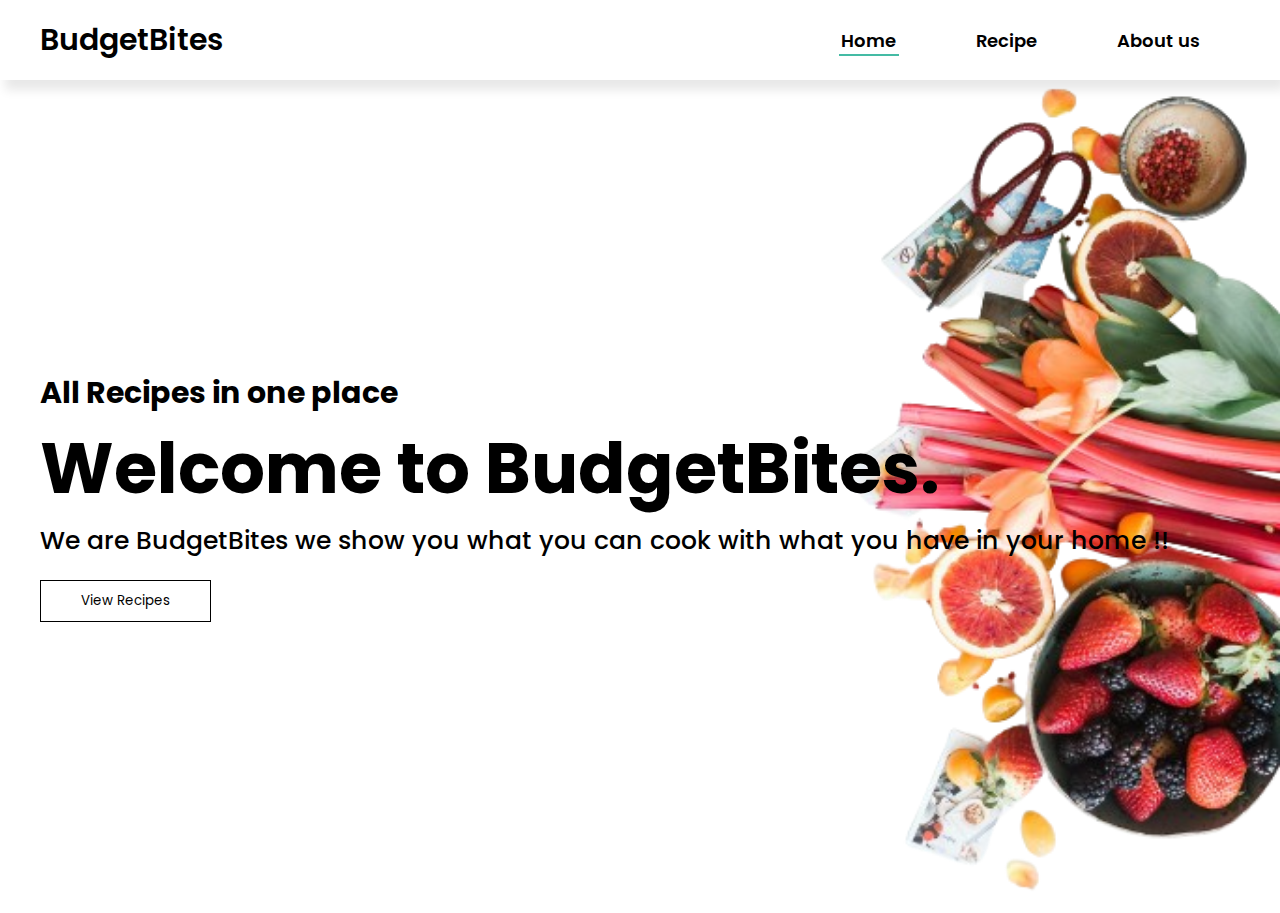
<file: index.html>
<!DOCTYPE html>
<html lang="en">
<head>
    <meta charset="UTF-8">
    <meta name="viewport" content="width=device-width, initial-scale=1.0">
    <title>Budget Bites</title>
    <link rel="stylesheet" href="styles.css">
    <link href='https://unpkg.com/boxicons@2.1.4/css/boxicons.min.css' rel='stylesheet'>

</head>
<body>
    <header id="header">
        <a href="index.html" class="logo">BudgetBites</a>
        <nav class="nav">
            <ul class="navmenu">
                <li><a href="#" class="active">Home</a></li>
                <li><a href="reciepe.html">Recipe </a></li>
                <li><a href="aboutus.html" >About us</a></li>
            </ul>
        </nav>
        <div class="mobile-view">
            <i class='bx bx-menu menu' id="menu"></i>
           
        </div>
    </header>
    <section id="hero">
        <div class="hero-text">
        <h5>All Recipes in one place</h5>
        <h2>Welcome to BudgetBites.</h2>

        <p>We are BudgetBites we show you what you can cook with what you have in your home !!
        </p>
        <button>View Recipes</button>
        
    </div>
    
    
    </section>


</body>
<script src="script.js"></script>
</html>
</file>
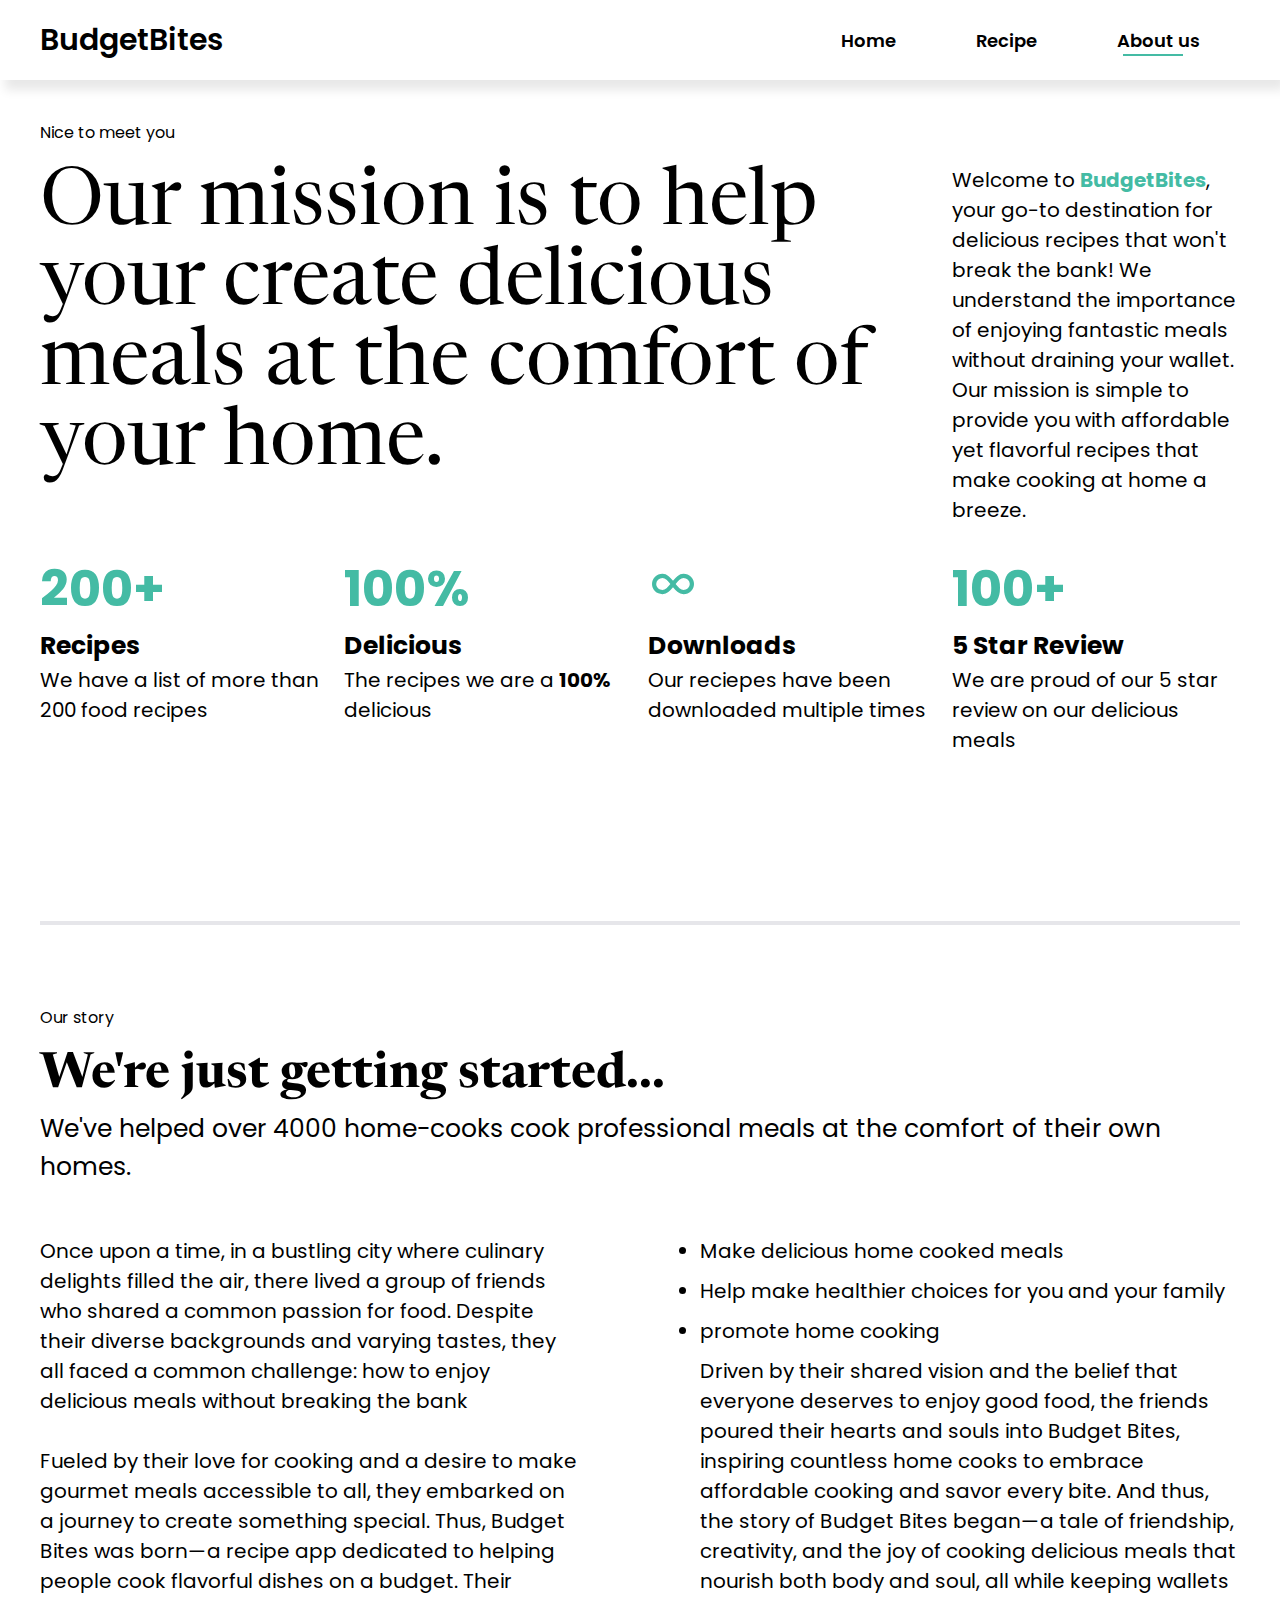
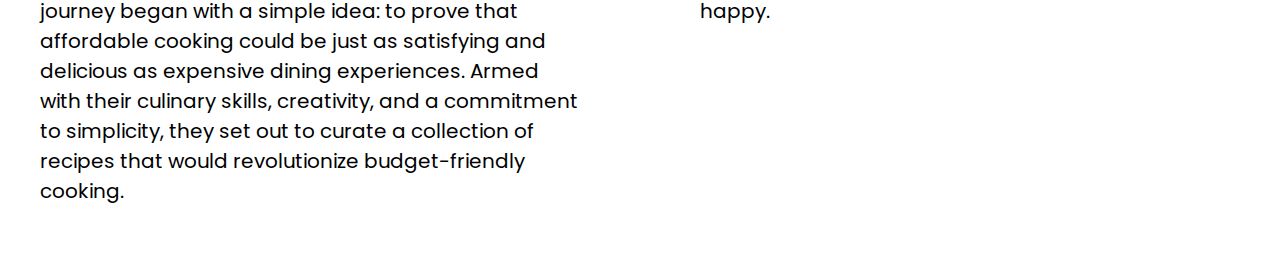
<file: aboutus.html>
<!DOCTYPE html>
<html lang="en">
<head>
    <meta charset="UTF-8">
    <meta name="viewport" content="width=device-width, initial-scale=1.0">
    <title>Budget Bites</title>
    <link rel="stylesheet" href="styles.css">
    <link href='https://unpkg.com/boxicons@2.1.4/css/boxicons.min.css' rel='stylesheet'>
</head>
<body>
    <header id="header">
        <a href="index.html" class="logo">BudgetBites</a>
        <nav class="nav">
            <ul class="navmenu">
                <li><a href="index.html" >Home</a></li>
                <li><a href="reciepe.html">Recipe </a></li>
                <li><a href="#" class="active">About us</a></li>
            </ul>
        </nav>
        <div class="mobile-view">
            <i class='bx bx-menu menu' id="menu"></i>
           
        </div>
    </header>
    <section id="aboutus">
        <span>Nice to meet you</span>
        <div class="grid-table">
            <div class="gridcol1">
                <p>Our mission is to help your create delicious meals at the comfort of your home.</p>
            </div>
            <div class="col">
                <p>Welcome to <b>BudgetBites</b>, your go-to destination for delicious recipes that won't break the bank!
                     We understand the importance of enjoying fantastic meals without draining your wallet. Our mission is 
                     simple to provide you with affordable yet flavorful recipes that make cooking at home a breeze.</p>
            </div>
            <div class="col">
                <h2>200+</h2>
                <span><strong>recipes</strong> </span>
                <p>We have a list of more than 200 food recipes</p>
            </div>
            <div class="col">
                <h2>100%</h2>
                <span> <strong> delicious</strong></span>
                <p>The recipes we are a <strong>100% </strong> delicious</p>
            </div>
            <div class="col">
                <h2><i class='bx bx-infinite'></i></h2>
                <span><strong> downloads</strong></span>
                <p>Our reciepes have been downloaded multiple times</p>
            </div>
            <div class="col">
                <h2>100+</h2>
                <span><strong> 5 star review</strong></span>
                <p>We are proud of our 5 star review on our delicious meals</p>
            </div>
        </div>
    </section>
    <section id="story">
        <span>Our story</span>
        <h2>We're just getting started...</h2>
        <p class="data">We've helped over 4000 home-cooks cook professional meals at the comfort of their own homes.</p>
    <div class="group">
        <div class="column">
        <p>
Once upon a time, in a bustling city where culinary delights filled the air, there lived a group of friends 
who shared a common passion for food. Despite their diverse backgrounds and varying tastes, they all faced a
 common challenge: how to enjoy delicious meals without breaking the bank <br><br>
Fueled by their love for cooking and a desire to make gourmet meals accessible to all, they embarked on a journey
 to create something special. Thus, Budget Bites was born—a recipe app dedicated to helping people cook flavorful 
 dishes on a budget. 
Their journey began with a simple idea: to prove that affordable cooking could be just as satisfying and delicious 
as expensive dining experiences. Armed with their culinary skills, creativity, and a commitment to simplicity, they 
set out to curate a collection of recipes that would revolutionize budget-friendly cooking. 
</p></div>
    <div class="column">
        <ul>
            <li>Make delicious home cooked meals</li>
            <li>Help make healthier choices for you and your family</li>
            <li>promote home cooking</li>
        </ul>
        <p>
            Driven by their shared vision and the belief that everyone deserves to enjoy good food, the friends poured
             their hearts and souls into Budget Bites, inspiring countless home cooks to embrace affordable cooking and
             savor every bite.  And thus, the story of Budget Bites began—a tale of friendship, creativity, and the
             joy of cooking delicious meals that nourish both body and soul, all while keeping wallets happy.
        </p>
    </div>
</div>
    </section>
    <script src="script.js"></script>
</body>
</html>
</file>
<file: styles.css>
@import url('https://fonts.googleapis.com/css2?family=Poppins:ital,wght@0,100;0,200;0,300;0,400;0,500;0,600;0,700;0,800;0,900;1,100;1,200;1,300;1,400;1,500;1,600;1,700;1,800;1,900&display=swap');
@import url('https://fonts.googleapis.com/css2?family=Newsreader:ital,opsz,wght@0,6..72,200..800;1,6..72,200..800&display=swap');
*{
    margin: 0;
    padding: 0;
    box-sizing: border-box;
    font-family: poppins;
  /*    */
}

/* header section */

header{
    position: relative;
    padding: 40px;
    width: 100%;
    height:  6.688963210702341vh;
    box-shadow: 5px 10px 10px rgba(0, 0, 0, 0.096);
    display: flex;
    justify-content: space-between;
    align-items: center;
    
    z-index: 1;
    
}
header .logo{
    font-size: 30px;
    
  font-weight: 600;
    
}


header .navmenu{
    font-weight: 600;
    font-size: 18px;
    display: flex;
    align-items: center;
    justify-content: flex-end;
    
}
header .navmenu li {
    list-style: none;
    padding: 0 40px;
    position: relative;
    
    }
.mobile-view {
        display: none;
    }
.mobile-view i{
        font-size: 25px;
        position: absolute;
        top:35%;
        right: 30px;
}
.mobile-view i .menu{
        opacity: 1;
    }
.mobile-view i .bxx{
        opacity: 0;
    }
a{
    text-decoration: none;
    color: black;
    transition: 0.2s;
}
.navmenu li a.active::after{
    content: "";
    background-color: #44BBA4;
    height: 2px;
    width: 60px;
    position: absolute;
    top: 100%;
    left: 28%;
   
}
.navmenu li a:hover{
    color: #44BBA4;
}
/* section hero */
#hero{
    width: 100%;
    height: 92.5vh;
    display: flex;
    align-items: center;
    justify-content: flex-start;
    padding: 40px;
    position: relative;
    background-image: url(brooke-lark-08bOYnH_r_E-unsplash-removebg-preview.png);
    background-repeat: no-repeat;
    background-size: contain;
    background-position: right;
   
    
    
}
#hero .hero-text{
    background-color: transparent;
}
#hero .hero-text h2{
    font-size: 70px;
}
#hero .hero-text h5{
    font-size: 30px;
}
#hero .hero-text p{
    font-size: 25px;
    font-weight: 500;
}
#hero button{
    padding: 10px 40px;
    margin-top: 20px;
     background-color: #fff;
    border: 1px solid;
}
#hero button:hover{
  
    background-color: #44bba4;;
    box-shadow: 0px 5px 10px rgba(0, 0, 0, 0.267);
}


/* about us section */
#aboutus{
    width: 100%;
    height: auto;
    padding: 40px;
}
.grid-table{
    margin-top: 20px;
    height: 100%;
    width: 100%;
    display: grid;
    grid-template-columns: repeat(4,1fr);
    grid-template-rows: repeat(2,1fr);
    border-bottom: 4px solid #E6E6EA;
    gap: 1rem;

}
.gridcol1{
    grid-column-start: 1;
    grid-column-end: 4;
    
    
}

.grid-table span
{
    display: block;
    font-size: 25px;
    text-transform: capitalize;
}
.grid-table .col h2{
    font-size: 50px;
    color: #44bba4;
}
.grid-table .col{
    margin-bottom: 10px;
}
.grid-table p{
    font-size: 20px;
}
.gridcol1 p{
    font-family: "Newsreader", serif;
    font-size: 80px;
}

#story{
    padding: 40px;
    height: auto;
    width: 100%;
    
}
b{
    color: #44bba4;
}
#story h2{
    font-family: "Newsreader", serif;
    font-size: 50px;
    margin-bottom: 10px;
}
#story .group{
    display: flex;
    justify-content: space-between;
    flex-wrap: wrap;
}
#story .group .column{
   width: 45%;
   gap: 2rem;
}
#story .group .column p,
#story .group .column li{
font-size: 20px;
margin-bottom: 10px;
}
#story span{
    display: block;
    margin-bottom: 20px;
}
#story .data{
    margin-bottom: 10px;
    font-size: 25px;
    margin-bottom: 50px;
}

/* recipes section */
#recipes{
    padding: 40px;
    width: 100%;
    height: auto;
}
#recipes .search{
    width: 100%;
}
#recipes .search input{
    width: 80%;
    padding: 15px;
}
#recipes .search button {
    width: 19%;
    padding: 15px;
    background-color: #fff;
    border: 1px solid black;
    cursor: pointer;
}
#recipes .search button:hover{
    background-color: #44BBA4;
}
.meal-list{
    display: flex;
    flex-wrap: wrap;
    justify-content: center;
    gap: 20px;
    margin: 20px;
}

.meal-item {
    flex-basis: calc(25% - 20px);
    max-width: calc(25% - 20px);
    margin: 10px;
    padding: 20px 20px 10px;
    box-shadow: 0 8px 24px rgba(149, 157, 165, 0.2);
    border-radius: 10px;
    cursor: pointer;
    transition: all 0.3s ease;
}

.meal-item:hover{
    transform: scale(1.05);
}

.meal-item img{
    width: 100%;
    max-height: 250px;
    object-fit: cover;
    border-radius: 10px;
}

.meal-item h3{
    text-align: center;
    margin: 10px 0;
    font-size: 17px;
    font-weight: 600;
}

.modal-container{
    display: none;
    position: fixed;
    top: 50%;
    left: 50%;
    transform: translate(-50%, -50%);
    background-color: #fff;
    padding: 20px;
    box-shadow: 0 0 10px rgba(0, 0, 0, 0.3);
    z-index: 1000;
    max-width: 90%;
    overflow: auto;
    border-radius: 10px;
}

.modal-container .close-button{
    font-size: 42px;
    background: none;
    border: none;
    cursor: pointer;
    color: #333;
    width: 100%;
    text-align: right;
    margin-bottom: 16px;
    transition: all 0.3s ease;
}

.modal-container .close-button:hover{
    color: #ff5722;
}

.meal-details-content{
    overflow-y: auto;
    max-height: 70vh;
}

.recipe-title{
    font-size: 22px;
    font-weight: 600;
    text-align: center;
    margin-bottom: 5px;
}

.recipe-category{
    font-size: 18px;
    font-weight: 600;
    text-align: center;
    margin-bottom: 10px;
}

.recipe-instruct h3{
    font-size: 18px;
    font-weight: 600;
    margin-top: 10px;
}

.recipe-instruct p{
    font-size: 16px;
    margin-bottom: 10px;
    text-align: justify;
    padding: 18px;
}

.recipe-img img{
    max-width: 50%;
    display: block;
    margin: 0 auto 40px;
    border-radius: 10px;
    border: 1px solid #ccc;
    box-shadow: rgba(100, 100, 111, 0.2) 0 7px 29px 0;
}

.recipe-video{
    text-align: center;
    margin-top: 10px;
}

.recipe-video a{
    padding: 10px 20px;
    background-color: #ff5722;
    border: none;
    color: #fff;
    text-decoration: none;
    font-weight: 600;
    font-size: 16px;
    cursor: pointer;
    border-radius: 10px;
    transition: all 0.3s ease;
}

.recipe-video a:hover{
    background-color: #e64a19;
}
@media (max-width: 800px) {
  
   #hero
   {
    height: 100vh;
    width: 100%;
    position: relative;
   }
   .mobile-view{
    display: block;
    transition: 0.5s;
   }
    header .navmenu{
    display: flex;
    flex-direction: column;
    position: absolute;
    top: 0%;
    left: -100%;
    padding-top: 80px;
    align-items: center;
    justify-content: start;
    background-color: white;
    height: 100vh;
    width: 50% ;
    transition: 0.3s;
    
   }
   
   .navmenu li{
    margin-bottom: 30px;

   }   
   .navmenu.show{
    left: 0;
   }
   .grid-table{
    grid-template-columns: repeat(1,1fr);
    grid-template-rows: repeat(1,1fr);
   }
   .col{
    grid-column-start: 1;
    grid-column-end: 4;
   }
   .column{
    width: 100%;
   }
   /* reciepe */
   .meal-item{
    flex-basis: calc(50% - 20px);
    max-width: calc(50% - 20px);
    margin: 0;
}

.search input{
    width: 80%;
}

.search button{
    width: 20%;
}
  
   


}
@media (max-width: 600px) {
    #hero
   {
    height: 100vh;
    width: 100%;
    position: relative;
   }
    #hero .hero-text h2{
        font-size: 30px;
    }
    #hero .hero-text h5{
        font-size: 16px;
    }
    #hero .hero-text p{
        font-size: 14px;
       
    }
    .gridcol1 p{
        font-size: 50px;
    }
    
    .column{
        width: 100%;
       }
       .meal-item{
        flex-basis: calc(100% - 20px);
        max-width: calc(100% - 20px);
    }
}
</file>
